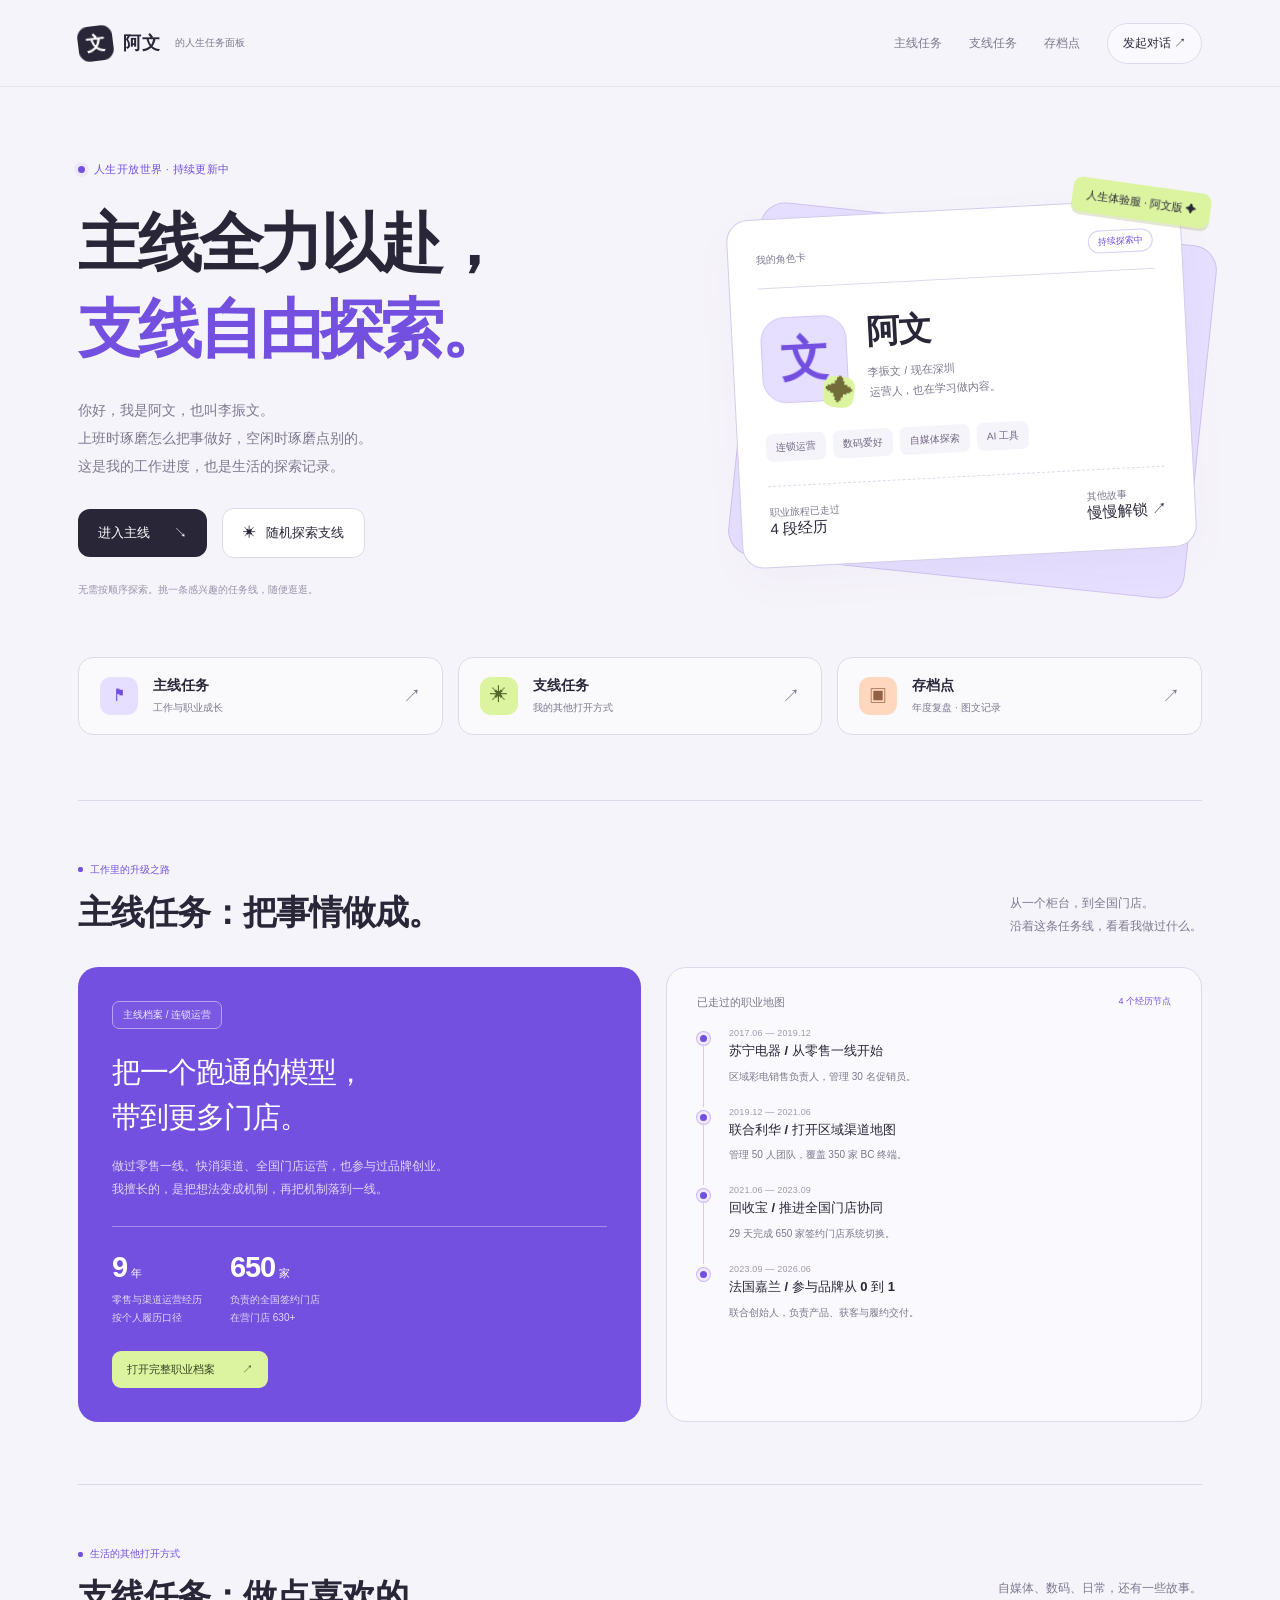
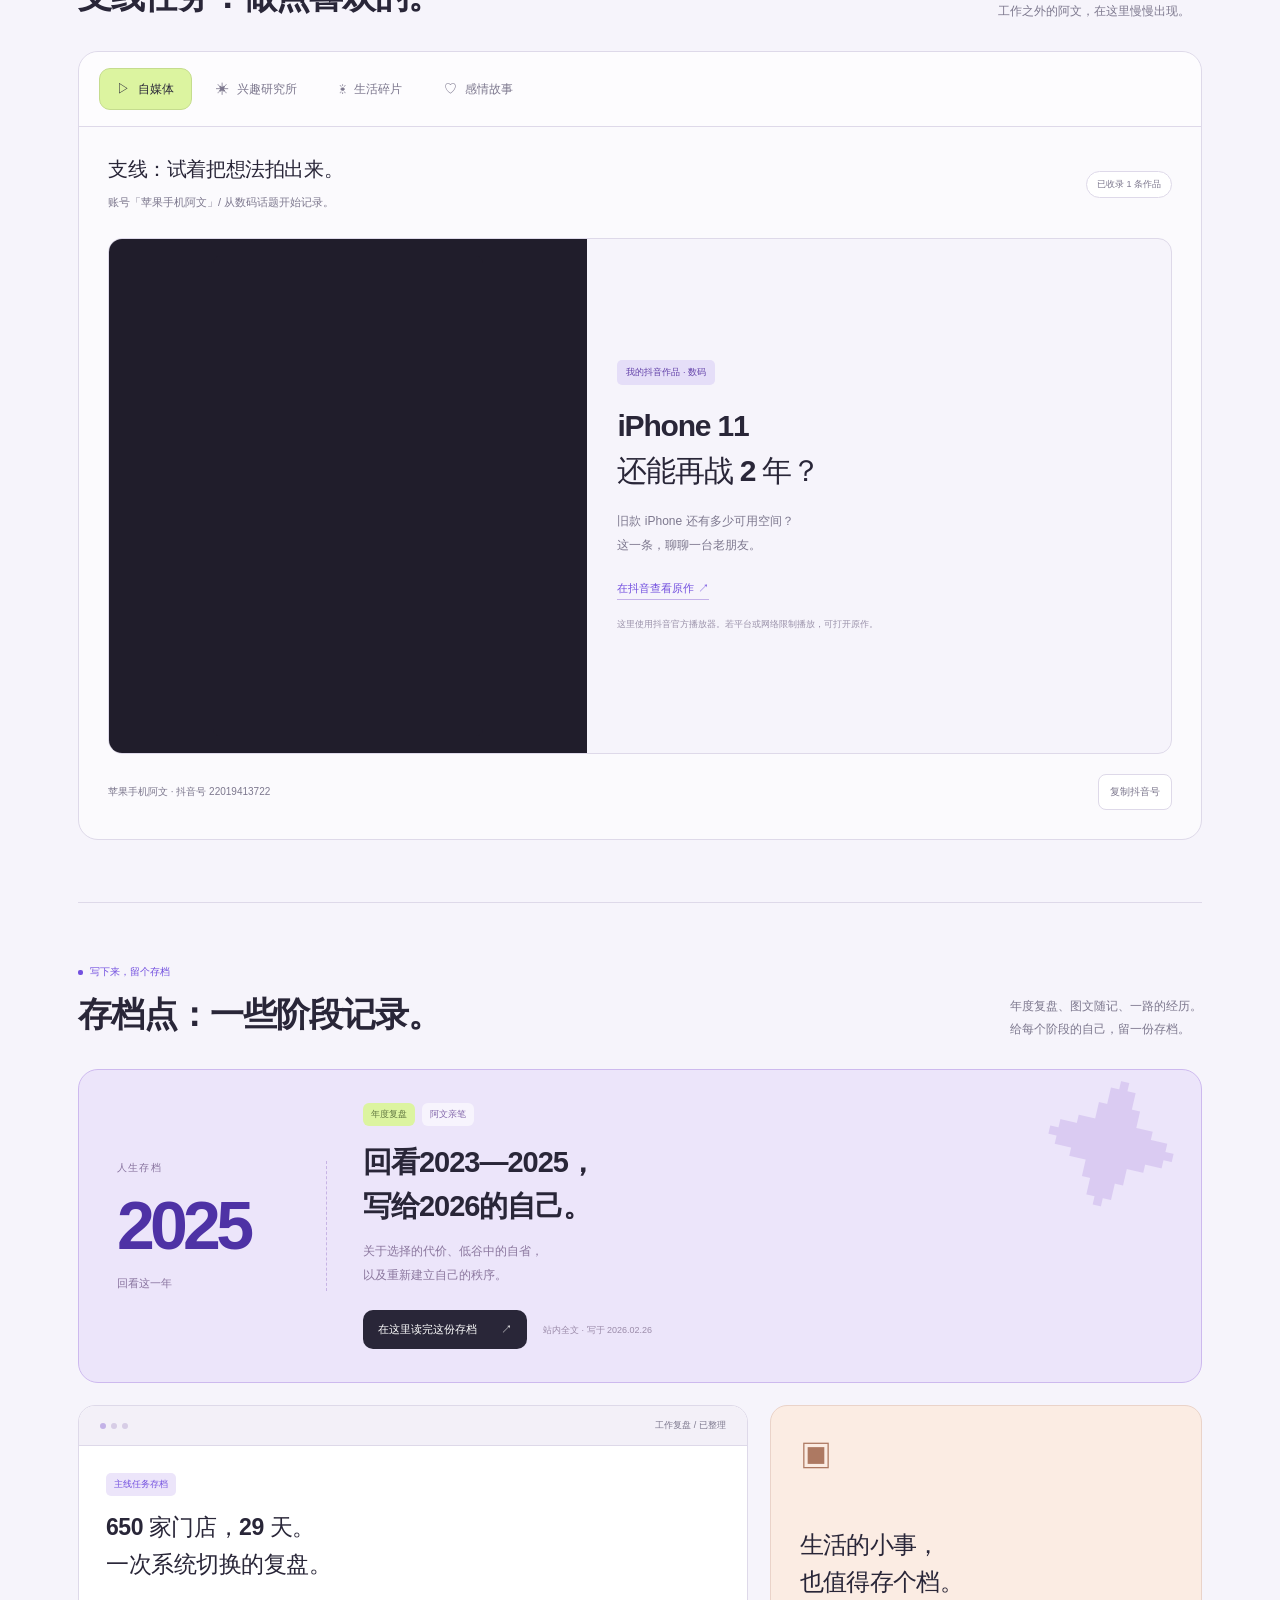
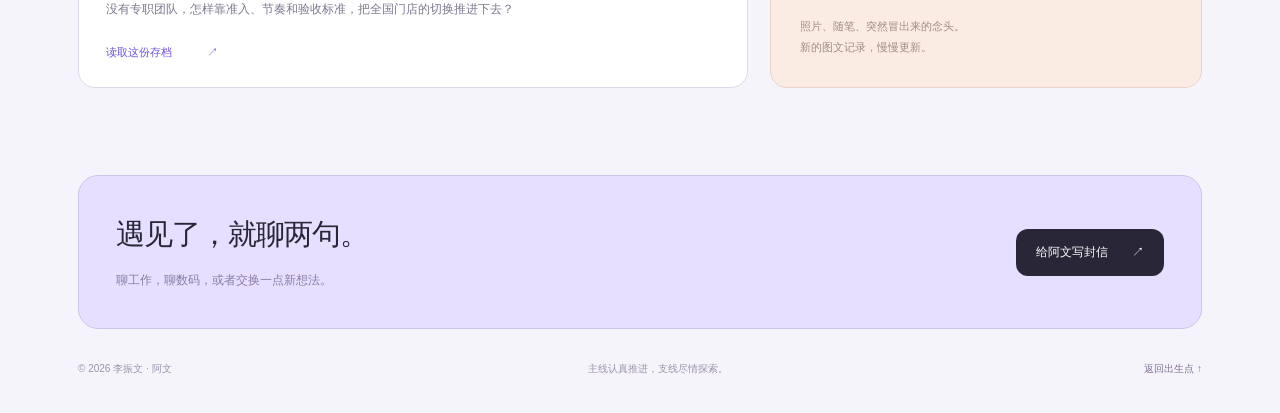
<file: index.html>
<!doctype html>
<html lang="zh-CN"><head><meta charset="utf-8"><meta name="viewport" content="width=device-width,initial-scale=1"><meta name="theme-color" content="#f6f4fb"><meta name="description" content="欢迎来到阿文的人生任务面板。工作是主线，自媒体、数码、生活和故事是支线。来认识一个完整的李振文。"><title>阿文的任务宇宙｜主线全力以赴，支线自由探索</title><link rel="stylesheet" href="style.css?v=annual-full"></head>
<body>
<header class="header"><div class="wrap header-inner"><a class="brand" href="#home" aria-label="回到阿文主页"><span class="brand-mark" aria-hidden="true">文</span><strong>阿文</strong><small>的人生任务面板</small></a><nav class="nav" aria-label="主导航"><a href="#main">主线任务</a><a href="#side">支线任务</a><a href="#archive">存档点</a><a href="#contact" class="contact-link">发起对话 ↗</a></nav></div></header>
<main class="wrap">
<section class="hero" id="home"><div class="hero-copy-area"><p class="eyebrow"><span class="status-dot"></span>人生开放世界 · 持续更新中</p><h1>主线全力以赴，<span>支线自由探索。</span></h1><p class="hero-copy">你好，我是阿文，也叫李振文。<br>上班时琢磨怎么把事做好，空闲时琢磨点别的。<br>这是我的工作进度，也是生活的探索记录。</p><div class="hero-actions"><a class="button" href="#main">进入主线 <span aria-hidden="true">↘</span></a><button type="button" class="button secondary" id="explore"><span aria-hidden="true">✳</span> 随机探索支线</button></div><p class="hero-note">无需按顺序探索。挑一条感兴趣的任务线，随便逛逛。</p></div><div class="profile-stage"><span class="sticker">人生体验服 · 阿文版 ✦</span><div class="profile-card"><div class="profile-card-top"><span>我的角色卡</span><span>持续探索中</span></div><div class="profile-person"><div class="avatar" aria-hidden="true">文</div><div><h2>阿文</h2><p>李振文 / 现在深圳<br>运营人，也在学习做内容。</p></div></div><div class="profile-tags"><span>连锁运营</span><span>数码爱好</span><span>自媒体探索</span><span>AI 工具</span></div><div class="profile-bottom"><span>职业旅程已走过<br><b>4 段经历</b></span><span>其他故事<br><b>慢慢解锁 ↗</b></span></div></div></div></section>
<div class="map-strip" aria-label="探索地图"><a class="map-item" href="#main"><span class="map-symbol" aria-hidden="true">⚑</span><div><h2>主线任务</h2><p>工作与职业成长</p></div><span class="map-arrow" aria-hidden="true">↗</span></a><a class="map-item" href="#side"><span class="map-symbol" aria-hidden="true">✳</span><div><h2>支线任务</h2><p>我的其他打开方式</p></div><span class="map-arrow" aria-hidden="true">↗</span></a><a class="map-item" href="#archive"><span class="map-symbol" aria-hidden="true">▣</span><div><h2>存档点</h2><p>年度复盘 · 图文记录</p></div><span class="map-arrow" aria-hidden="true">↗</span></a></div>
<section class="section" id="main"><div class="section-head"><div><p class="heading-tag">工作里的升级之路</p><h2>主线任务：把事情做成。</h2></div><p>从一个柜台，到全国门店。<br>沿着这条任务线，看看我做过什么。</p></div><div class="main-quest"><article class="main-card"><span class="badge">主线档案 / 连锁运营</span><h3>把一个跑通的模型，<br>带到更多门店。</h3><p>做过零售一线、快消渠道、全国门店运营，也参与过品牌创业。我擅长的，是把想法变成机制，再把机制落到一线。</p><div class="quest-results"><div><strong>9<small>年</small></strong><p>零售与渠道运营经历<br>按个人履历口径</p></div><div><strong>650<small>家</small></strong><p>负责的全国签约门店<br>在营门店 630+</p></div></div><button class="resume-button" type="button" data-dialog="resume-dialog">打开完整职业档案 <span aria-hidden="true">↗</span></button></article><div class="path-panel"><div class="path-heading">已走过的职业地图 <span>4 个经历节点</span></div><div class="path-node"><span class="path-dot" aria-hidden="true"></span><div><span class="path-date">2017.06 — 2019.12</span><h4>苏宁电器 / 从零售一线开始</h4><p>区域彩电销售负责人，管理 30 名促销员。</p></div></div><div class="path-node"><span class="path-dot" aria-hidden="true"></span><div><span class="path-date">2019.12 — 2021.06</span><h4>联合利华 / 打开区域渠道地图</h4><p>管理 50 人团队，覆盖 350 家 BC 终端。</p></div></div><div class="path-node"><span class="path-dot" aria-hidden="true"></span><div><span class="path-date">2021.06 — 2023.09</span><h4>回收宝 / 推进全国门店协同</h4><p>29 天完成 650 家签约门店系统切换。</p></div></div><div class="path-node"><span class="path-dot" aria-hidden="true"></span><div><span class="path-date">2023.09 — 2026.06</span><h4>法国嘉兰 / 参与品牌从 0 到 1</h4><p>联合创始人，负责产品、获客与履约交付。</p></div></div></div></div></section>
<section class="section" id="side"><div class="section-head"><div><p class="heading-tag">生活的其他打开方式</p><h2>支线任务：做点喜欢的。</h2></div><p>自媒体、数码、日常，还有一些故事。<br>工作之外的阿文，在这里慢慢出现。</p></div><div class="side-board"><div class="quest-tabs" role="tablist" aria-label="支线任务分类"><button class="quest-tab" type="button" role="tab" id="tab-creator" aria-controls="panel-creator" aria-selected="true" data-tab="creator"><span aria-hidden="true">▷</span> 自媒体</button><button class="quest-tab" type="button" role="tab" id="tab-interest" aria-controls="panel-interest" aria-selected="false" tabindex="-1" data-tab="interest"><span aria-hidden="true">✳</span> 兴趣研究所</button><button class="quest-tab" type="button" role="tab" id="tab-life" aria-controls="panel-life" aria-selected="false" tabindex="-1" data-tab="life"><span aria-hidden="true">☀</span> 生活碎片</button><button class="quest-tab" type="button" role="tab" id="tab-story" aria-controls="panel-story" aria-selected="false" tabindex="-1" data-tab="story"><span aria-hidden="true">♡</span> 感情故事</button></div>
<div class="tab-panel" role="tabpanel" tabindex="0" id="panel-creator" aria-labelledby="tab-creator"><div class="side-title"><div><h3>支线：试着把想法拍出来。</h3><p>账号「苹果手机阿文」/ 从数码话题开始记录。</p></div><span class="pill" id="work-count">已收录 1 条作品</span></div><article class="video-feature"><div class="player-wrap" id="video-player"><iframe src="https://open.douyin.com/player/video?vid=7480278761573731621&amp;autoplay=0" title="苹果手机阿文：iPhone 11 还能再战 2 年？" loading="lazy" allow="fullscreen; encrypted-media; picture-in-picture" allowfullscreen referrerpolicy="strict-origin-when-cross-origin"></iframe></div><div class="video-info"><span class="video-category">我的抖音作品 · 数码</span><h4>iPhone 11<br>还能再战 2 年？</h4><p>旧款 iPhone 还有多少可用空间？<br>这一条，聊聊一台老朋友。</p><a href="https://www.douyin.com/video/7480278761573731621" target="_blank" rel="noopener noreferrer">在抖音查看原作 ↗</a><p class="video-note">这里使用抖音官方播放器。若平台或网络限制播放，可打开原作。</p></div></article><div class="account-row"><span>苹果手机阿文 · 抖音号 22019413722</span><button id="copy-id" type="button">复制抖音号</button></div><div class="media-grid" id="creator-gallery"></div></div>
<div class="tab-panel" role="tabpanel" tabindex="0" id="panel-interest" aria-labelledby="tab-interest" hidden><div class="side-title"><div><h3>支线：对一些东西保持好奇。</h3><p>喜欢的东西，值得花时间研究一下。</p></div><span class="pill">探索中</span></div><div class="topic-grid"><article class="topic-card"><div class="topic-icon" aria-hidden="true">▯</div><h4>数码与苹果</h4><p>从一部手机出发，聊产品、使用体验，以及旧设备的下一种可能。</p><a href="#side" data-open-tab="creator">去看看我的数码视频 ↗</a></article><article class="topic-card"><div class="topic-icon" aria-hidden="true">✦</div><h4>AI 与工作流</h4><p>关注 AI 工具怎样进入真实工作，让经营分析、内容整理与日常流程更顺手。</p></article></div><div class="media-grid" id="interest-gallery"></div></div>
<div class="tab-panel" role="tabpanel" tabindex="0" id="panel-life" aria-labelledby="tab-life" hidden><div class="side-title"><div><h3>支线：认真收集生活。</h3><p>不只有上班，还有镜头之外的日常。</p></div><span class="pill">记录待更新</span></div><div class="empty-story life-empty" id="life-empty"><div><span class="story-label">等待第一张真实照片</span><h4>生活这张地图，<br>还可以继续开。</h4><p>这里会慢慢放上我的照片、日常片段，和那些值得记住的小事。</p></div><span class="story-stamp" aria-hidden="true">☀</span></div><div class="media-grid" id="life-gallery"></div></div>
<div class="tab-panel" role="tabpanel" tabindex="0" id="panel-story" aria-labelledby="tab-story" hidden><div class="side-title"><div><h3>支线：关于喜欢，关于关系。</h3><p>关于关系与和解，先从一次年度复盘说起。</p></div><span class="pill">已收录年度复盘</span></div><div class="empty-story"><div><span class="story-label">年度复盘中的一段</span><h4>关于关系，<br>也关于和自己和解。</h4><p>回看2023—2025年的低落，<br>试着分清什么重要，什么可以慢慢放下。</p><a class="story-read" href="annual-2025.html#reconcile">读这一段经历 ↗</a></div><span class="story-stamp" aria-hidden="true">♡</span></div><div class="media-grid" id="story-gallery"></div></div>
</div></section>
<section class="section" id="archive"><div class="section-head"><div><p class="heading-tag">写下来，留个存档</p><h2>存档点：一些阶段记录。</h2></div><p>年度复盘、图文随记、一路的经历。<br>给每个阶段的自己，留一份存档。</p></div><article class="annual-save" id="annual-review" aria-labelledby="annual-title"><div class="annual-year" aria-hidden="true"><span>人生存档</span><strong>2025</strong><small>回看这一年</small></div><div class="annual-content"><div class="annual-meta"><span>年度复盘</span><span>阿文亲笔</span></div><h3 id="annual-title">回看2023—2025，<br>写给2026的自己。</h3><p>关于选择的代价、低谷中的自省，<br>以及重新建立自己的秩序。</p><div class="annual-actions"><a class="button" href="annual-2025.html">在这里读完这份存档 <span aria-hidden="true">↗</span></a><span class="annual-source">站内全文 · 写于 2026.02.26</span></div></div><span class="annual-star" aria-hidden="true">✦</span></article><div class="archive"><article class="log-card"><div class="log-bar"><span class="window-dots" aria-hidden="true"><i></i><i></i><i></i></span><span>工作复盘 / 已整理</span></div><div class="log-body"><span class="log-type">主线任务存档</span><h3>650 家门店，29 天。<br>一次系统切换的复盘。</h3><p>没有专职团队，怎样靠准入、节奏和验收标准，把全国门店的切换推进下去？</p><button class="log-read" type="button" data-dialog="article-dialog">读取这份存档 <span aria-hidden="true">↗</span></button></div></article><div class="save-card"><span class="save-icon" aria-hidden="true">▣</span><div><h3>生活的小事，<br>也值得存个档。</h3><p>照片、随笔、突然冒出来的念头。<br>新的图文记录，慢慢更新。</p></div></div></div><div class="media-grid" id="journal-gallery"></div></section>
<section class="contact-section" id="contact"><div><h2>遇见了，就聊两句。</h2><p>聊工作，聊数码，或者交换一点新想法。</p></div><a class="button" href="mailto:lijiunao@gmail.com">给阿文写封信 <span aria-hidden="true">↗</span></a></section>
</main><footer class="wrap"><div class="footer"><span>© <span id="year">2026</span> 李振文 · 阿文</span><span>主线认真推进，支线尽情探索。</span><a href="#home">返回出生点 ↑</a></div></footer>
<dialog class="dialog" id="resume-dialog" aria-labelledby="resume-title"><div class="dialog-head"><h2 id="resume-title">阿文的职业档案</h2><button class="close-dialog" type="button" data-close-dialog aria-label="关闭职业档案">×</button></div><div class="dialog-content"><article class="career"><p class="date">2023.09 — 2026.06 / 香港、衡阳</p><h3>法国嘉兰医疗科技</h3><h4>联合创始人 · 产品、获客与履约交付</h4><p>参与品牌从 0 到 1，第 2 年年营收 1,000 万，按实收、扣退款口径。自建小红书、抖音账号矩阵与投流，打通公域触达、咨询、私域承接与成交闭环。平台风控收紧、获客成本翻倍后，结合约 35% 的毛利率判断模式持续性并选择退出。</p></article><article class="career"><p class="date">2021.06 — 2023.09 / 深圳</p><h3>回收宝科技</h3><h4>门店运营副总监 · 全国门店运营</h4><p>负责 650 家签约门店、630+ 在营门店运营，协同 4 位区域经理推动全国落地。主导全国 SaaS 系统切换，29 天完成、切换率 100%。孵化“回收豹”贴膜品牌，3 个月完成 0 到 1，年销售额约 100 万。</p></article><article class="career"><p class="date">2019.12 — 2021.06 / 深圳 · 龙华、龙岗</p><h3>联合利华</h3><h4>区域 BC 渠道经理</h4><p>管理 50 人销售团队，高峰 60 人，覆盖 350 家 BC 终端，两区年销售额 800–1,000 万。六大重点卖场集中投入约半年，品类份额从 29% 提升到 53%，所负责月业绩从 17.5 万提升到 32 万。</p></article><article class="career"><p class="date">2017.06 — 2019.12 / 衡阳</p><h3>苏宁电器</h3><h4>区域彩电销售负责人</h4><p>管理 30 名促销员，统筹八大品牌区域销售。首年区域彩电营收从 2,000 万提升到 2,200 万，同比增长 10%，通过装修公司异业合作拓展客源。</p></article><p class="education">湖南电子科技职业学院 · 营销与策划 · 大专<br>常用工具：Excel / 经营看板、SaaS / ERP、AI 工作流。<br>工作意向：门店运营经理 / 区域运营经理。深圳，可出差。</p></div></dialog>
<dialog class="dialog" id="article-dialog" aria-labelledby="article-title"><div class="dialog-head"><h2 id="article-title">650 家门店，29 天</h2><button class="close-dialog" type="button" data-close-dialog aria-label="关闭项目复盘">×</button></div><article class="dialog-content article"><p class="source-note">依据个人项目履历整理 / 650 家为签约门店口径。</p><p>在回收宝工作时，旧系统进销存不准、促销配置受限，总部与门店的数据也存在割裂。我提出并主导了一次全国门店 SaaS 系统切换。</p><h3>先解决“怎么推进”，再谈全面切换</h3><p>当时没有专职团队，也没有额外预算。执行需要依靠 4 位区域经理和全国店长，而且并非直接管理关系。方案的重点，是先把准入、节奏和验收标准说清楚。</p><p>店长通过考核后才能切换，完成情况纳入当月运营考核。从业绩靠后的门店分批推进：第 3 天完成考核，第 5 天完成首店，第 10 天达 50 家，第 20 天达 500 家，留下 9 天缓冲。</p><h3>真正的风险，往往藏在交接细节里</h3><p>每家门店切换前后都导出库存快照做比对，并按差异金额分级处理。过程中发现，部分“实物已经出库、系统还没扣账”的在途单会造成账实不符，于是补上前置要求：切换前必须单据清零。</p><h3>结果之外，也要留下可以改进的地方</h3><p>最终 29 天完成全国切换，切换率 100%；结算口径零库存差异，按库存金额 ±0.1% 范围核验。如果重新推进，我会补足正向激励，并在第 10 天设置中期检查点。</p></article></dialog>
<div class="toast" id="toast" role="status" hidden></div><script src="app.js?v=quest" defer></script>
</body></html>
</file>
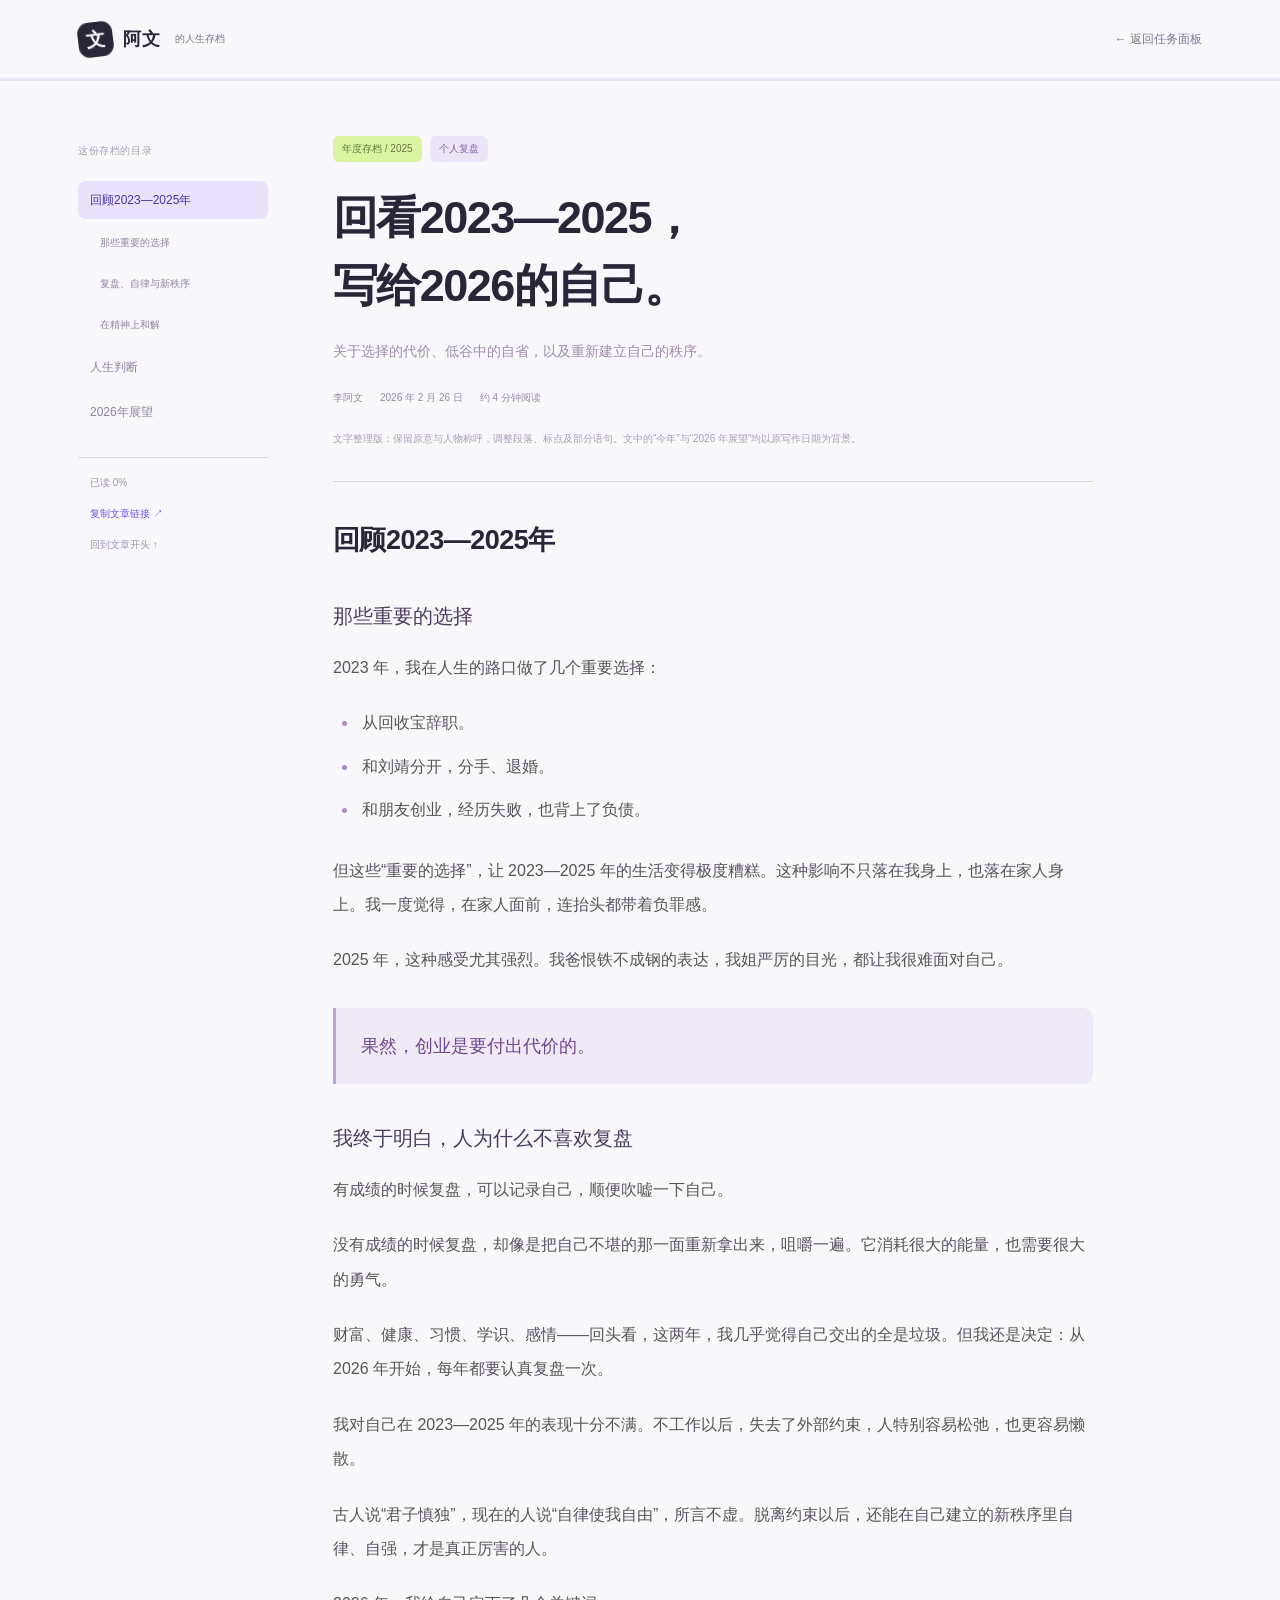
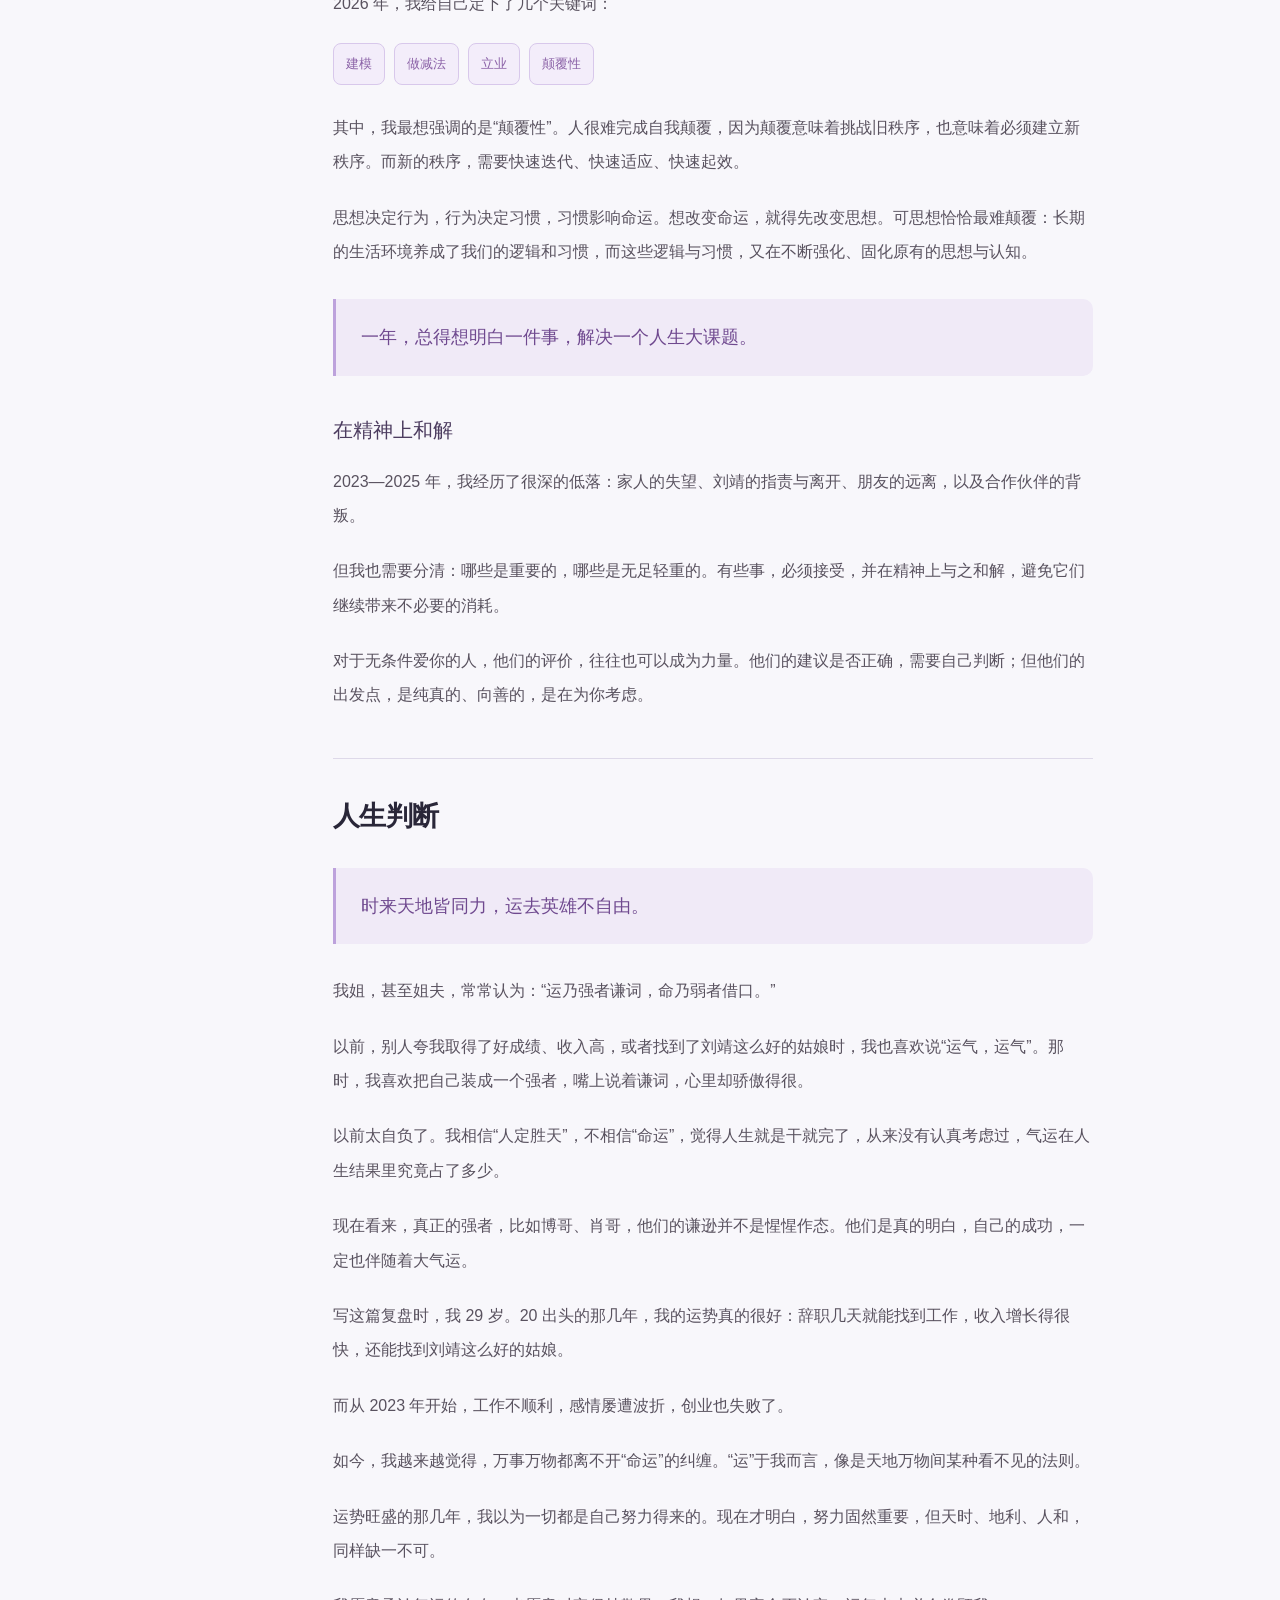
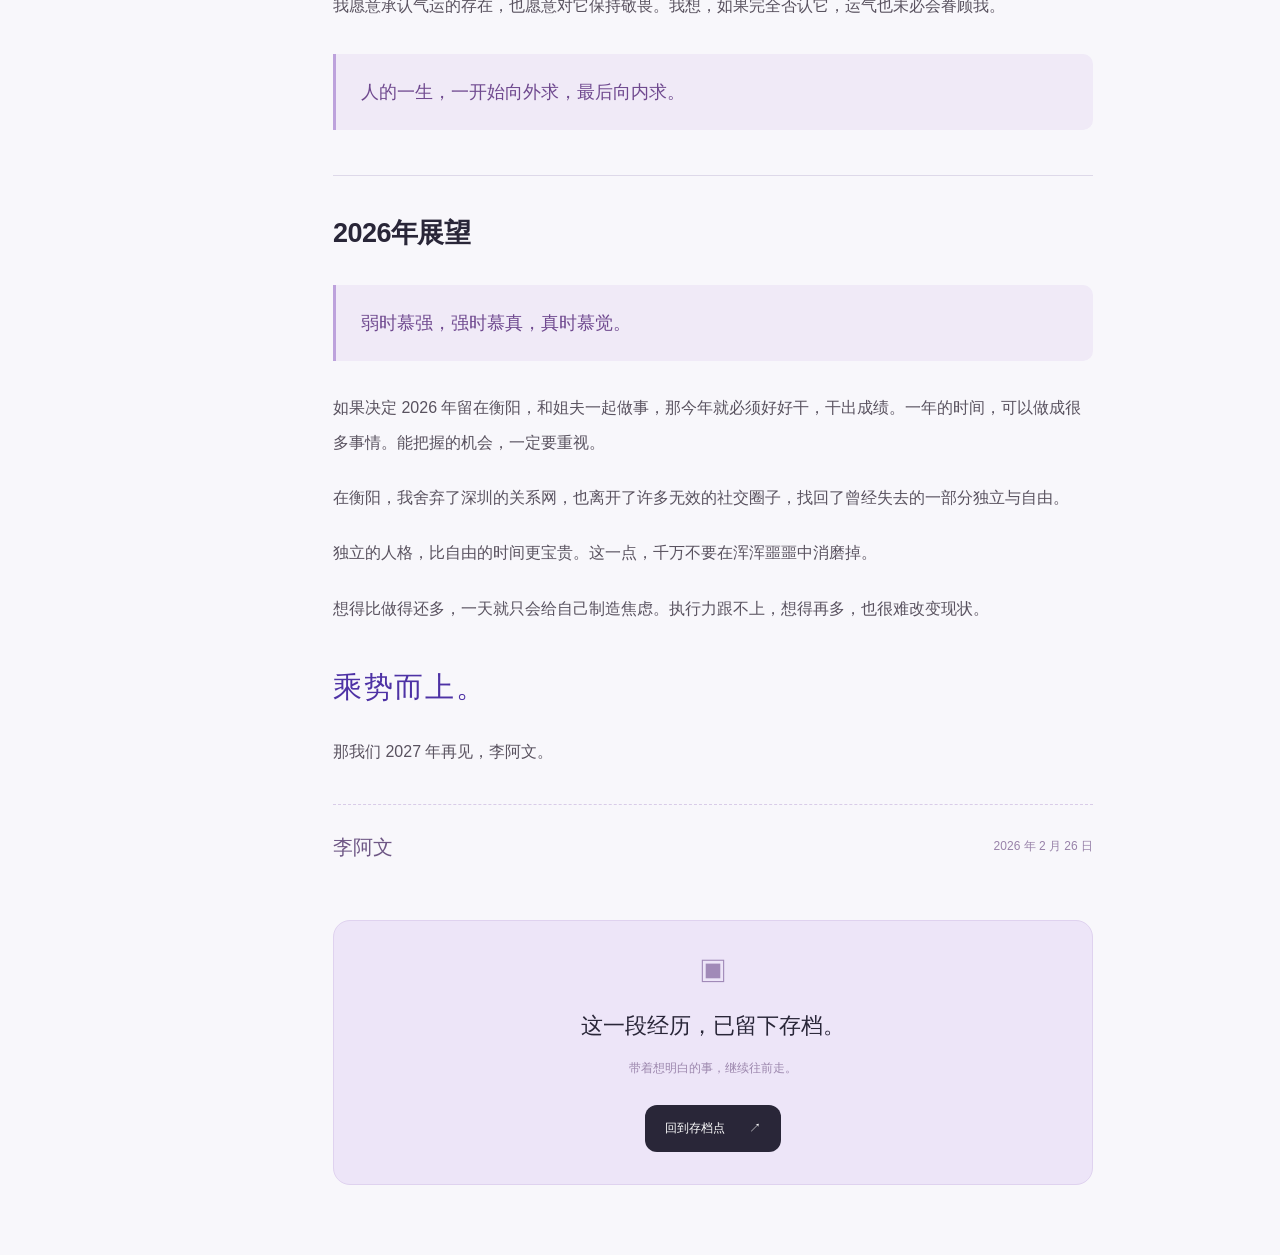
<file: annual-2025.html>
<!doctype html><html lang="zh-CN"><head><meta charset="utf-8"><meta name="viewport" content="width=device-width,initial-scale=1"><meta name="theme-color" content="#f6f4fb"><meta name="description" content="阿文的年度复盘：回顾2023—2025年的选择与低谷，重新理解复盘、自律与人生判断，写给2026年的自己。"><title>回看2023—2025，写给2026的自己｜阿文的年度存档</title><link rel="stylesheet" href="style.css?v=annual-full"><link rel="stylesheet" href="reading.css?v=1"></head>
<body class="reading-page"><header class="reading-header"><div class="wrap reading-nav"><a class="brand" href="index.html#archive"><span class="brand-mark" aria-hidden="true">文</span><strong>阿文</strong><small>的人生存档</small></a><a class="reader-back" href="index.html#annual-review">← 返回任务面板</a></div><div class="reading-progress" role="progressbar" aria-label="文章阅读进度" aria-valuemin="0" aria-valuemax="100" aria-valuenow="0"><div id="progress-fill"></div></div></header>
<main class="wrap reading-layout" id="top"><aside class="reading-aside"><nav class="reading-toc" aria-label="文章目录"><p>这份存档的目录</p><a href="#review" aria-current="location">回顾2023—2025年</a><a class="toc-sub" href="#choices">那些重要的选择</a><a class="toc-sub" href="#discipline">复盘、自律与新秩序</a><a class="toc-sub" href="#reconcile">在精神上和解</a><a href="#judgment">人生判断</a><a href="#outlook">2026年展望</a><div class="reading-tools"><span id="progress-text">已读 0%</span><button type="button" id="copy-article">复制文章链接 ↗</button><a href="#top">回到文章开头 ↑</a></div></nav></aside>
<div class="reading-main"><header class="article-header"><div class="reading-tags"><span>年度存档 / 2025</span><span>个人复盘</span></div><h1>回看2023—2025，<br>写给2026的自己。</h1><p class="reading-deck">关于选择的代价、低谷中的自省，以及重新建立自己的秩序。</p><div class="reading-meta"><span>李阿文</span><time datetime="2026-02-26">2026 年 2 月 26 日</time><span id="reading-time">约 5 分钟阅读</span></div><p class="reading-editor-note">文字整理版：保留原意与人物称呼，调整段落、标点及部分语句。文中的“今年”与“2026 年展望”均以原写作日期为背景。</p></header>
<article class="long-read" id="review-body">
<section id="review" aria-labelledby="review-title"><h2 id="review-title">回顾2023—2025年</h2>
<h3 id="choices">那些重要的选择</h3><p>2023 年，我在人生的路口做了几个重要选择：</p><ul><li>从回收宝辞职。</li><li>和刘靖分开，分手、退婚。</li><li>和朋友创业，经历失败，也背上了负债。</li></ul>
<p>但这些“重要的选择”，让 2023—2025 年的生活变得极度糟糕。这种影响不只落在我身上，也落在家人身上。我一度觉得，在家人面前，连抬头都带着负罪感。</p><p>2025 年，这种感受尤其强烈。我爸恨铁不成钢的表达，我姐严厉的目光，都让我很难面对自己。</p><blockquote><p>果然，创业是要付出代价的。</p></blockquote>
<h3 id="discipline">我终于明白，人为什么不喜欢复盘</h3><p>有成绩的时候复盘，可以记录自己，顺便吹嘘一下自己。</p><p>没有成绩的时候复盘，却像是把自己不堪的那一面重新拿出来，咀嚼一遍。它消耗很大的能量，也需要很大的勇气。</p><p>财富、健康、习惯、学识、感情——回头看，这两年，我几乎觉得自己交出的全是垃圾。但我还是决定：从 2026 年开始，每年都要认真复盘一次。</p><p>我对自己在 2023—2025 年的表现十分不满。不工作以后，失去了外部约束，人特别容易松弛，也更容易懒散。</p><p>古人说“君子慎独”，现在的人说“自律使我自由”，所言不虚。脱离约束以后，还能在自己建立的新秩序里自律、自强，才是真正厉害的人。</p>
<p>2026 年，我给自己定下了几个关键词：</p><div class="reading-keywords" aria-label="2026年关键词"><span>建模</span><span>做减法</span><span>立业</span><span>颠覆性</span></div>
<p>其中，我最想强调的是“颠覆性”。人很难完成自我颠覆，因为颠覆意味着挑战旧秩序，也意味着必须建立新秩序。而新的秩序，需要快速迭代、快速适应、快速起效。</p><p>思想决定行为，行为决定习惯，习惯影响命运。想改变命运，就得先改变思想。可思想恰恰最难颠覆：长期的生活环境养成了我们的逻辑和习惯，而这些逻辑与习惯，又在不断强化、固化原有的思想与认知。</p><blockquote><p>一年，总得想明白一件事，解决一个人生大课题。</p></blockquote>
<h3 id="reconcile">在精神上和解</h3><p>2023—2025 年，我经历了很深的低落：家人的失望、刘靖的指责与离开、朋友的远离，以及合作伙伴的背叛。</p><p>但我也需要分清：哪些是重要的，哪些是无足轻重的。有些事，必须接受，并在精神上与之和解，避免它们继续带来不必要的消耗。</p><p>对于无条件爱你的人，他们的评价，往往也可以成为力量。他们的建议是否正确，需要自己判断；但他们的出发点，是纯真的、向善的，是在为你考虑。</p></section>
<section id="judgment" aria-labelledby="judgment-title"><h2 id="judgment-title">人生判断</h2><blockquote><p>时来天地皆同力，运去英雄不自由。</p></blockquote><p>我姐，甚至姐夫，常常认为：“运乃强者谦词，命乃弱者借口。”</p><p>以前，别人夸我取得了好成绩、收入高，或者找到了刘靖这么好的姑娘时，我也喜欢说“运气，运气”。那时，我喜欢把自己装成一个强者，嘴上说着谦词，心里却骄傲得很。</p><p>以前太自负了。我相信“人定胜天”，不相信“命运”，觉得人生就是干就完了，从来没有认真考虑过，气运在人生结果里究竟占了多少。</p><p>现在看来，真正的强者，比如博哥、肖哥，他们的谦逊并不是惺惺作态。他们是真的明白，自己的成功，一定也伴随着大气运。</p><p>写这篇复盘时，我 29 岁。20 出头的那几年，我的运势真的很好：辞职几天就能找到工作，收入增长得很快，还能找到刘靖这么好的姑娘。</p><p>而从 2023 年开始，工作不顺利，感情屡遭波折，创业也失败了。</p><p>如今，我越来越觉得，万事万物都离不开“命运”的纠缠。“运”于我而言，像是天地万物间某种看不见的法则。</p><p>运势旺盛的那几年，我以为一切都是自己努力得来的。现在才明白，努力固然重要，但天时、地利、人和，同样缺一不可。</p><p>我愿意承认气运的存在，也愿意对它保持敬畏。我想，如果完全否认它，运气也未必会眷顾我。</p><blockquote><p>人的一生，一开始向外求，最后向内求。</p></blockquote></section>
<section id="outlook" aria-labelledby="outlook-title"><h2 id="outlook-title">2026年展望</h2><blockquote><p>弱时慕强，强时慕真，真时慕觉。</p></blockquote><p>如果决定 2026 年留在衡阳，和姐夫一起做事，那今年就必须好好干，干出成绩。一年的时间，可以做成很多事情。能把握的机会，一定要重视。</p><p>在衡阳，我舍弃了深圳的关系网，也离开了许多无效的社交圈子，找回了曾经失去的一部分独立与自由。</p><p>独立的人格，比自由的时间更宝贵。这一点，千万不要在浑浑噩噩中消磨掉。</p><p>想得比做得还多，一天就只会给自己制造焦虑。执行力跟不上，想得再多，也很难改变现状。</p><p class="reading-final-line">乘势而上。</p><p>那我们 2027 年再见，李阿文。</p><div class="reading-signature"><strong>李阿文</strong><time datetime="2026-02-26">2026 年 2 月 26 日</time></div></section>
</article><footer class="reading-end"><span class="end-symbol" aria-hidden="true">▣</span><h2>这一段经历，已留下存档。</h2><p>带着想明白的事，继续往前走。</p><a class="button" href="index.html#archive">回到存档点 <span aria-hidden="true">↗</span></a></footer></div></main>
<div class="toast" id="toast" role="status" hidden></div><script src="reading.js?v=1" defer></script></body></html>
</file>
<file: style.css>
:root{--ink:#292638;--muted:#7d788e;--paper:#f6f4fb;--purple:#7350df;--purple-dark:#4e32a5;--lavender:#e6dfff;--lime:#dcf4a0;--peach:#ffd7bf;--line:#ded9e9;--white:#fff;--radius:20px}*{box-sizing:border-box}html{scroll-behavior:smooth;scroll-padding-top:110px}body{margin:0;color:var(--ink);background:var(--paper);font-family:-apple-system,BlinkMacSystemFont,"PingFang SC","Microsoft YaHei",sans-serif;-webkit-font-smoothing:antialiased}a{color:inherit;text-decoration:none}button{color:inherit;font:inherit;cursor:pointer}a,button{-webkit-tap-highlight-color:transparent}button:focus-visible,a:focus-visible,summary:focus-visible{outline:3px solid var(--purple);outline-offset:5px}button:disabled{cursor:default}[hidden]{display:none!important}.wrap{max-width:1220px;padding:0 48px;margin:auto}.header{position:sticky;top:0;z-index:20;backdrop-filter:blur(20px);background:#f6f4fbeb;border-bottom:1px solid #ded9e980}.header-inner{height:86px;display:flex;justify-content:space-between;align-items:center;gap:20px}.brand{display:flex;align-items:center;gap:10px}.brand-mark{width:35px;height:35px;border-radius:11px;background:var(--ink);color:white;display:grid;place-items:center;font-size:19px;font-weight:600;transform:rotate(-7deg)}.brand strong{font-size:18px;letter-spacing:.06em}.brand small{font-size:10px;color:var(--muted);margin-left:4px}.nav{display:flex;align-items:center;gap:27px;font-size:12px}.nav a{color:var(--muted);transition:color .2s}.nav a:hover{color:var(--purple)}.nav .contact-link{padding:11px 15px;border:1px solid var(--line);border-radius:30px;color:var(--ink);background:#fff7}.hero{display:grid;grid-template-columns:1.2fr 1fr;gap:65px;align-items:center;padding:75px 0 58px}.eyebrow{font-size:11px;letter-spacing:.035em;color:var(--purple);display:flex;align-items:center;gap:9px;margin:0 0 23px}.status-dot{width:7px;height:7px;background:var(--purple);border-radius:50%;box-shadow:0 0 0 4px #7350df10}.hero h1{font-size:clamp(40px,5vw,65px);font-weight:750;letter-spacing:-.055em;line-height:1.35;margin:0 0 23px}.hero h1 span{display:block;color:var(--purple)}.hero-copy{color:var(--muted);font-size:14px;line-height:2;margin:0;max-width:450px}.hero-actions{display:flex;gap:15px;margin-top:28px;align-items:center}.button{display:inline-flex;align-items:center;gap:24px;border-radius:12px;padding:15px 20px;border:0;background:var(--ink);color:white;font-weight:500;font-size:13px;transition:transform .2s,box-shadow .2s}.button:hover{transform:translateY(-2px);box-shadow:0 5px 0 #29263820}.button.secondary{background:white;color:var(--ink);border:1px solid var(--line);font-weight:400;gap:10px}.hero-note{font-size:10px;line-height:1.8;color:#9a92aa;margin:23px 0 0}.profile-stage{position:relative;padding:25px 13px 20px}.profile-stage:before{content:"";position:absolute;inset:39px 0 0 22px;background:#e6dfff;border:1px solid #cfc1f0;border-radius:25px;transform:rotate(6deg)}.profile-card{position:relative;background:white;border:1px solid #d5cce9;border-radius:22px;padding:28px;box-shadow:0 14px 40px #604b8b0a;transform:rotate(-3deg);transition:transform .3s}.profile-card:hover{transform:rotate(0)}.profile-card-top{display:flex;align-items:center;justify-content:space-between;font-size:10px;color:var(--muted);border-bottom:1px solid var(--line);padding-bottom:17px}.profile-card-top span:last-child{color:var(--purple);font-size:9px;border:1px solid #d9cef4;border-radius:20px;padding:4px 9px}.profile-person{display:flex;align-items:center;gap:20px;margin:26px 0}.avatar{width:86px;height:86px;flex-shrink:0;background:var(--lavender);border:1px solid #d3c5fa;border-radius:24px;display:grid;place-items:center;position:relative;font-size:48px;font-weight:750;color:var(--purple)}.avatar:after{content:"✦";position:absolute;right:-6px;bottom:-8px;font-size:27px;color:#726c38;text-shadow:1px 1px var(--lime);background:var(--lime);width:31px;height:31px;border-radius:10px;display:grid;place-items:center;transform:rotate(10deg)}.profile-person h2{font-size:33px;font-weight:650;margin:0 0 8px;letter-spacing:-.035em}.profile-person p{font-size:11px;color:var(--muted);margin:0;line-height:1.8}.profile-tags{display:flex;flex-wrap:wrap;gap:7px}.profile-tags span{font-size:10px;background:#f6f4fb;border-radius:7px;padding:7px 10px;color:#716780}.profile-bottom{display:flex;justify-content:space-between;align-items:center;gap:20px;border-top:1px dashed var(--line);padding-top:19px;margin-top:24px;font-size:10px;color:var(--muted)}.profile-bottom b{font-size:15px;font-weight:500;color:var(--ink)}.sticker{position:absolute;z-index:2;background:var(--lime);padding:10px 14px;border-radius:9px;font-size:11px;right:-9px;top:1px;transform:rotate(8deg);box-shadow:0 3px 0 #929e5440}.map-strip{display:grid;grid-template-columns:repeat(3,1fr);gap:15px;padding:0 0 65px}.map-item{border:1px solid var(--line);border-radius:15px;padding:19px 21px;background:#ffffff8a;display:flex;align-items:center;gap:15px;transition:border-color .2s,transform .2s}.map-item:hover{border-color:var(--purple);transform:translateY(-3px)}.map-symbol{width:38px;height:38px;border-radius:11px;background:var(--lavender);display:grid;place-items:center;font-size:18px;color:var(--purple);flex-shrink:0}.map-item:nth-child(2) .map-symbol{background:var(--lime);color:#53692a}.map-item:nth-child(3) .map-symbol{background:var(--peach);color:#956145}.map-item h2{font-size:14px;margin:0 0 6px;font-weight:600}.map-item p{font-size:10px;color:var(--muted);margin:0}.map-arrow{font-size:18px;color:var(--muted);margin-left:auto}.section{padding:62px 0;border-top:1px solid var(--line)}.section-head{display:flex;align-items:flex-end;justify-content:space-between;gap:35px;margin-bottom:29px}.heading-tag{font-size:10px;color:var(--purple);margin:0 0 10px;display:flex;align-items:center;gap:7px}.heading-tag:before{content:"";height:5px;width:5px;background:var(--purple);border-radius:2px}.section-head h2{font-size:34px;font-weight:650;letter-spacing:-.03em;margin:0;line-height:1.5}.section-head>p{font-size:12px;line-height:1.9;color:var(--muted);margin:0;max-width:310px}.main-quest{display:grid;grid-template-columns:1.05fr 1fr;gap:25px}.main-card{background:var(--purple);color:white;border-radius:20px;padding:34px;position:relative;overflow:hidden}.main-card .badge{display:inline-flex;border:1px solid #b6a4f2;background:#ffffff0c;border-radius:7px;font-size:10px;padding:6px 10px;color:#eee8ff}.main-card h3{font-size:29px;line-height:1.55;font-weight:550;letter-spacing:-.035em;margin:21px 0 15px}.main-card>p{font-size:12px;line-height:1.95;color:#e2d8fa;margin:0;max-width:340px}.quest-results{display:flex;gap:28px;padding-top:24px;margin-top:25px;border-top:1px solid #a58be9}.quest-results strong{font-size:29px;font-weight:550;letter-spacing:-.04em;display:block}.quest-results small{font-size:11px;font-weight:400;margin-left:4px}.quest-results p{font-size:10px;line-height:1.8;color:#e2d8fa;margin:7px 0 0}.resume-button{margin-top:24px;border:0;background:var(--lime);color:#384323;padding:11px 15px;border-radius:9px;font-size:11px;display:flex;gap:27px;align-items:center}.path-panel{background:#fff8;border:1px solid var(--line);border-radius:20px;padding:27px 30px}.path-heading{font-size:11px;color:var(--muted);display:flex;justify-content:space-between;margin-bottom:18px}.path-heading span{font-size:9px;color:var(--purple)}.path-node{display:grid;grid-template-columns:18px 1fr;gap:14px;position:relative;padding-bottom:21px}.path-node:last-child{padding-bottom:0}.path-node:before{content:"";position:absolute;width:1px;left:6px;top:16px;bottom:0;background:#d7c8f7}.path-node:last-child:before{display:none}.path-dot{width:13px;height:13px;border:3px solid #f0eafe;background:var(--purple);border-radius:50%;margin-top:4px;box-shadow:0 0 0 1px #cbb8f1}.path-node h4{font-size:13px;font-weight:550;margin:0 0 5px;line-height:1.6}.path-node p{font-size:10px;color:var(--muted);margin:0;line-height:1.9}.path-date{font-size:9px;letter-spacing:.02em;color:#a29aac;display:block;margin-bottom:3px}.side-board{border:1px solid var(--line);border-radius:20px;background:#fff9;overflow:hidden}.quest-tabs{display:flex;gap:6px;padding:16px 20px;border-bottom:1px solid var(--line);background:#fff6;overflow-x:auto}.quest-tab{white-space:nowrap;display:flex;align-items:center;gap:8px;font-size:12px;padding:11px 17px;border-radius:11px;border:1px solid transparent;background:transparent;color:var(--muted)}.quest-tab[aria-selected=true]{color:var(--ink);background:var(--lime);border-color:#c5dc8e}.quest-tab span{font-size:13px}.tab-panel{padding:29px}.side-title{display:flex;align-items:center;justify-content:space-between;gap:25px;margin-bottom:25px}.side-title h3{font-size:20px;font-weight:550;letter-spacing:-.02em;margin:0 0 9px}.side-title p{font-size:11px;color:var(--muted);line-height:1.9;margin:0}.pill{font-size:9px;padding:6px 10px;border:1px solid var(--line);border-radius:20px;white-space:nowrap;color:var(--muted);background:white}.video-feature{display:grid;grid-template-columns:minmax(0,.82fr) 1fr;border:1px solid var(--line);border-radius:14px;overflow:hidden;background:var(--paper)}.player-wrap{background:#201d2b;padding:17px;display:grid;place-items:center;min-width:0}.player-wrap iframe{width:100%;max-width:270px;aspect-ratio:9/16;border:0;display:block;background:#201d2b;border-radius:7px}.player-wrap video{width:100%;display:block;max-height:500px}.video-info{padding:30px;align-self:center}.video-category{display:inline-flex;gap:8px;background:#e5def8;color:#6240a8;font-size:9px;padding:6px 9px;border-radius:5px;margin:0 0 18px}.video-info h4{font-size:30px;line-height:1.5;letter-spacing:-.04em;margin:0 0 16px;font-weight:550}.video-info>p{font-size:12px;line-height:2;color:var(--muted);margin:0 0 21px}.video-info a{font-size:11px;color:var(--purple);border-bottom:1px solid #c4b2e9;padding-bottom:5px}.video-info .video-note{font-size:9px;color:#9b92aa;line-height:1.8;margin:20px 0 0}.account-row{display:flex;align-items:center;justify-content:space-between;gap:20px;margin-top:20px;font-size:10px;color:var(--muted);line-height:1.8}.account-row button{border:1px solid var(--line);background:white;font-size:10px;padding:8px 11px;border-radius:8px}.topic-grid{display:grid;grid-template-columns:1fr 1fr;gap:17px}.topic-card{border:1px solid var(--line);border-radius:15px;padding:28px;background:var(--paper);min-height:220px}.topic-icon{width:42px;height:42px;background:var(--lavender);color:var(--purple);border-radius:12px;display:grid;place-items:center;font-size:22px;margin-bottom:24px}.topic-card:nth-child(2){background:#edf2e4}.topic-card:nth-child(2) .topic-icon{background:var(--lime);color:#5d7435}.topic-card h4{font-size:21px;font-weight:500;margin:0 0 12px}.topic-card p{font-size:12px;color:var(--muted);line-height:1.95;margin:0}.topic-card a{font-size:11px;color:var(--purple);display:inline-block;margin-top:20px;border-bottom:1px solid #c4b2e9;padding-bottom:4px}.empty-story{border:1px dashed #d8cbe8;border-radius:15px;min-height:230px;background:#f3edf9;display:flex;align-items:center;justify-content:space-between;padding:32px;gap:30px}.empty-story.life-empty{background:#eff4e8;border-color:#cdd8bc}.empty-story h4{font-size:25px;line-height:1.6;font-weight:500;margin:0 0 12px;letter-spacing:-.03em}.empty-story p{font-size:12px;color:var(--muted);line-height:1.95;margin:0;max-width:400px}.story-stamp{font-size:58px;color:#baa6d3;transform:rotate(10deg);opacity:.65}.life-empty .story-stamp{color:#a4b383}.story-label{display:inline-block;font-size:9px;border-radius:6px;background:#e7def1;color:#8a739a;padding:5px 9px;margin-bottom:18px}.media-grid{display:grid;grid-template-columns:repeat(3,1fr);gap:15px;margin-top:20px}.media-grid:empty{display:none}.photo-card{margin:0;border:1px solid var(--line);border-radius:12px;overflow:hidden;background:white}.photo-card img{width:100%;aspect-ratio:4/5;object-fit:cover;display:block}.photo-card figcaption{font-size:11px;line-height:1.8;padding:14px}.archive{display:grid;grid-template-columns:1.55fr 1fr;gap:22px}.log-card{border:1px solid var(--line);background:white;border-radius:17px;overflow:hidden}.log-bar{display:flex;justify-content:space-between;align-items:center;border-bottom:1px solid var(--line);padding:13px 21px;font-size:9px;color:var(--muted);background:#f3f0f8}.window-dots{display:flex;gap:5px}.window-dots i{width:6px;height:6px;background:#d7cde6;border-radius:50%}.window-dots i:first-child{background:#c3b2e7}.log-body{padding:27px}.log-body h3{font-size:23px;font-weight:550;line-height:1.6;letter-spacing:-.02em;margin:13px 0 15px}.log-body p{font-size:12px;color:var(--muted);line-height:1.95;margin:0}.log-type{font-size:9px;background:#ece5fa;color:var(--purple);padding:5px 8px;border-radius:5px;display:inline-block}.log-read{border:0;background:transparent;color:var(--purple);font-size:11px;padding:0;margin-top:24px;display:flex;gap:35px;align-items:center}.save-card{border:1px solid #ead3c9;border-radius:17px;background:#fbece3;padding:29px;display:flex;flex-direction:column;justify-content:space-between;gap:25px}.save-card .save-icon{font-size:32px;color:#ad7962}.save-card h3{font-size:24px;line-height:1.55;font-weight:500;letter-spacing:-.03em;margin:0 0 16px}.save-card p{font-size:11px;color:#a08b81;line-height:1.9;margin:0}.contact-section{margin:25px 0 0;border:1px solid #cfc4e6;border-radius:20px;padding:37px;background:var(--lavender);display:flex;align-items:center;justify-content:space-between;gap:35px}.contact-section h2{font-size:29px;font-weight:550;letter-spacing:-.035em;margin:0 0 12px;line-height:1.5}.contact-section p{font-size:12px;color:#8c7ba7;line-height:1.9;margin:0}.contact-section a{font-size:12px;white-space:nowrap}.footer{padding:30px 0 35px;display:flex;justify-content:space-between;gap:25px;font-size:10px;color:#9c92ab;line-height:1.9}.footer a{color:#7e6f94}.dialog{width:min(720px,calc(100% - 32px));max-height:85vh;padding:0;border:1px solid var(--line);border-radius:19px;color:var(--ink);background:var(--paper);box-shadow:0 20px 100px #20162c30}.dialog::backdrop{background:#21182f70;backdrop-filter:blur(4px)}.dialog-head{padding:19px 25px;display:flex;align-items:center;justify-content:space-between;gap:20px;background:var(--paper);border-bottom:1px solid var(--line);position:sticky;top:0;z-index:1}.dialog-head h2{font-size:16px;font-weight:550;margin:0}.close-dialog{width:30px;height:30px;border-radius:8px;border:1px solid var(--line);background:white;font-size:20px}.dialog-content{padding:6px 28px 28px}.career{padding:23px 0;border-bottom:1px solid var(--line)}.career .date{font-size:10px;color:var(--muted);margin:0 0 10px}.career h3{font-size:19px;font-weight:550;margin:0 0 8px}.career h4{font-size:12px;color:var(--purple);font-weight:400;margin:0 0 11px}.career p{font-size:12px;color:var(--muted);line-height:2;margin:0}.education{font-size:11px;color:var(--muted);line-height:1.9;margin-top:22px}.article{font-size:14px;line-height:2;color:#71697d;padding-top:22px}.article h3{font-size:18px;color:var(--ink);font-weight:550;line-height:1.8;margin:25px 0 12px}.article p{margin:0 0 15px}.article .source-note{font-size:10px;color:#9b90a8}.toast{position:fixed;bottom:27px;left:50%;transform:translateX(-50%);background:var(--ink);color:white;border-radius:10px;font-size:12px;padding:13px 20px;z-index:50;max-width:90vw;text-align:center;box-shadow:0 5px 25px #29263820}.hero-copy-area{animation:arrive .65s ease both}.profile-stage{animation:arrive .8s ease .1s both}@keyframes arrive{from{opacity:0;translate:0 12px}to{opacity:1;translate:0 0}}@media(max-width:950px){.wrap{padding:0 30px}.hero{gap:35px}.hero h1{font-size:46px}.profile-card{padding:24px}.profile-person{gap:16px}.avatar{width:72px;height:72px;font-size:42px}.main-card{padding:28px}.main-card h3{font-size:26px}.path-panel{padding:25px}.tab-panel{padding:24px}.video-info{padding:25px}.video-info h4{font-size:27px}.quest-tab{padding:10px 13px}.contact-section{padding:30px}.nav{gap:20px}}@media(max-width:700px){html{scroll-padding-top:124px}.wrap{padding:0 22px}.header-inner{height:auto;min-height:105px;flex-wrap:wrap;padding-top:15px;padding-bottom:15px;gap:15px}.brand strong{font-size:18px}.brand small{font-size:9px}.nav{width:100%;justify-content:space-between;gap:10px;font-size:11px}.nav .contact-link{border:0;background:none;padding:0;color:var(--purple)}.hero{grid-template-columns:1fr;padding-top:40px;gap:23px;padding-bottom:35px}.hero h1{font-size:44px}.eyebrow{font-size:10px;margin-bottom:19px}.hero-copy{font-size:13px}.hero-actions{margin-top:23px;gap:12px}.button{padding:13px 17px;font-size:12px;gap:19px}.hero-note{margin-top:18px;font-size:9px}.profile-stage{max-width:400px;width:100%;justify-self:center;padding:20px 14px 15px}.profile-card{padding:22px}.profile-person{margin:19px 0}.profile-person h2{font-size:29px}.profile-bottom{padding-top:15px;margin-top:17px}.profile-card-top{padding-bottom:13px}.sticker{right:0;top:0;font-size:10px}.map-strip{gap:9px;padding-bottom:40px}.map-item{display:block;padding:14px 10px;border-radius:12px;position:relative}.map-symbol{width:30px;height:30px;border-radius:9px;font-size:15px;margin-bottom:13px}.map-item h2{font-size:12px;line-height:1.6;margin-bottom:5px}.map-item p{font-size:9px;line-height:1.7}.map-arrow{position:absolute;top:18px;right:11px;font-size:14px}.section{padding:43px 0}.section-head{display:block;margin-bottom:24px}.section-head h2{font-size:29px}.section-head>p{margin-top:14px;font-size:11px;max-width:100%}.main-quest{grid-template-columns:1fr;gap:16px}.main-card{padding:28px}.main-card h3{font-size:27px}.quest-results{gap:35px}.path-panel{padding:25px}.path-node{padding-bottom:20px}.quest-tabs{padding:12px;gap:4px}.quest-tab{padding:10px 12px;font-size:11px;gap:5px}.quest-tab span{font-size:12px}.tab-panel{padding:20px}.side-title{align-items:start;gap:14px;margin-bottom:20px}.side-title h3{font-size:19px}.side-title p{font-size:10px}.pill{font-size:8px;padding:5px 8px}.video-feature{grid-template-columns:1fr}.player-wrap{padding:15px}.player-wrap iframe{max-width:270px}.video-info{padding:24px}.video-info h4{font-size:28px}.video-info>p{font-size:11px}.account-row{display:block;font-size:9px}.account-row button{margin-top:12px}.topic-grid{grid-template-columns:1fr;gap:14px}.topic-card{padding:25px;min-height:0}.topic-icon{margin-bottom:18px}.topic-card h4{font-size:20px}.topic-card p{font-size:11px}.empty-story{padding:25px;min-height:230px;gap:15px}.empty-story h4{font-size:22px}.empty-story p{font-size:11px}.story-stamp{font-size:40px}.media-grid{grid-template-columns:1fr 1fr}.archive{grid-template-columns:1fr;gap:16px}.log-body{padding:25px}.log-body h3{font-size:22px}.save-card{padding:26px;flex-direction:row;align-items:center}.save-card .save-icon{font-size:35px;order:2}.save-card h3{font-size:23px;margin-bottom:12px}.contact-section{padding:27px;display:block;margin-top:15px}.contact-section h2{font-size:26px}.contact-section p{font-size:11px}.contact-section a{margin-top:23px}.footer{font-size:9px;flex-wrap:wrap;gap:12px;padding:25px 0}.dialog-head{padding:17px 20px}.dialog-content{padding-left:22px;padding-right:22px}.article{font-size:13px}.article h3{font-size:17px}.career h3{font-size:18px}}@media(max-width:360px){.hero h1{font-size:38px}.wrap{padding:0 17px}.quest-tab{padding:10px;font-size:10px}.hero-actions .button{padding:12px 14px}}@media(prefers-reduced-motion:reduce){*{scroll-behavior:auto!important;animation:none!important;transition:none!important}}

/* Annual review: a personal save point, linking to the author's original. */
.annual-save{position:relative;isolation:isolate;display:grid;grid-template-columns:210px minmax(0,1fr);gap:36px;align-items:center;padding:33px 38px;border:1px solid #cdb9ee;border-radius:20px;background:#ece5fa;margin-bottom:22px;overflow:hidden;scroll-margin-top:110px}.annual-year{position:relative;z-index:1;border-right:1px dashed #c7b4e4;padding-right:30px;display:flex;flex-direction:column;gap:13px}.annual-year>span{font-size:10px;letter-spacing:.12em;color:#88739e}.annual-year strong{font-size:68px;font-weight:750;letter-spacing:-.07em;line-height:1.1;color:var(--purple-dark);font-variant-numeric:tabular-nums}.annual-year small{font-size:11px;color:#88739e}.annual-content{position:relative;z-index:1;min-width:0}.annual-meta{display:flex;gap:7px;flex-wrap:wrap}.annual-meta span{font-size:9px;background:#fff9;color:#8266aa;padding:5px 8px;border-radius:6px}.annual-meta span:first-child{background:var(--lime);color:#627842}.annual-content h3{font-size:29px;font-weight:600;letter-spacing:-.035em;margin:15px 0 12px;line-height:1.5}.annual-content>p{font-size:12px;color:#8b779e;line-height:1.95;margin:0}.annual-actions{display:flex;align-items:center;gap:16px;flex-wrap:wrap;margin-top:23px}.annual-actions .button{font-size:11px;padding:12px 15px;border-radius:10px}.annual-source{font-size:9px;color:#9b8ba9;line-height:1.8}.annual-star{position:absolute;right:20px;top:5px;color:#dacbf2;font-size:135px;font-weight:300;transform:rotate(13deg);z-index:0;pointer-events:none}@media(max-width:700px){.annual-save{padding:26px;grid-template-columns:1fr;gap:23px;scroll-margin-top:125px}.annual-year{border-right:0;border-bottom:1px dashed #c7b4e4;padding-right:0;padding-bottom:20px;display:grid;grid-template-columns:1fr auto;gap:8px;align-items:end}.annual-year>span{grid-column:1;grid-row:1;font-size:9px}.annual-year strong{grid-column:2;grid-row:1/3;font-size:52px}.annual-year small{grid-column:1;grid-row:2;font-size:10px}.annual-content h3{font-size:25px;margin-top:13px}.annual-content>p{font-size:11px}.annual-actions{margin-top:20px;gap:12px}.annual-source{font-size:8px}.annual-star{font-size:100px;top:130px;right:-8px}}

.story-read{display:inline-block;font-size:11px;color:var(--purple);margin-top:22px;border-bottom:1px solid #c9b6df;padding-bottom:5px}
</file>
<file: reading.css>
.reading-page{background:#f8f7fb}.reading-header{position:sticky;top:0;z-index:20;background:#f8f7fbef;backdrop-filter:blur(18px)}.reading-nav{height:78px;display:flex;align-items:center;justify-content:space-between;gap:20px}.reader-back{font-size:12px;color:var(--muted);padding:9px 0}.reader-back:hover{color:var(--purple)}.reading-progress{height:3px;background:#e8e2f1}.reading-progress>div{height:100%;width:0;background:var(--purple)}.reading-layout{display:grid;grid-template-columns:190px minmax(0,1fr);gap:65px;align-items:start;padding-top:55px;padding-bottom:70px}.reading-aside{position:sticky;top:116px;max-height:calc(100vh - 145px);overflow:auto}.reading-toc{display:flex;flex-direction:column;gap:6px;padding:8px 0}.reading-toc>p{font-size:10px;color:#aaa0b6;margin:0 0 17px;letter-spacing:.06em}.reading-toc>a{font-size:12px;color:#92849f;padding:9px 12px;border-radius:8px;line-height:1.7;transition:background .15s,color .15s}.reading-toc>a:hover{color:var(--purple);background:#ede6fa}.reading-toc>a[aria-current]{color:var(--purple-dark);background:#eae1fa}.reading-toc>a.toc-sub{font-size:10px;padding-left:22px}.reading-tools{border-top:1px solid var(--line);margin-top:20px;padding:18px 12px;display:flex;flex-direction:column;gap:15px;font-size:10px;color:#a193af}.reading-tools button{border:0;background:none;padding:0;text-align:left;color:var(--purple);font-size:10px;line-height:1.8}.reading-main{min-width:0;max-width:760px}.article-header{padding:0 0 32px;border-bottom:1px solid var(--line);margin-bottom:37px}.reading-tags{display:flex;gap:8px;margin-bottom:22px;flex-wrap:wrap}.reading-tags span{font-size:10px;color:#8469a7;background:#ece4f7;padding:6px 9px;border-radius:6px}.reading-tags span:first-child{background:var(--lime);color:#647942}.article-header h1{font-size:clamp(30px,3.8vw,45px);font-weight:600;line-height:1.5;letter-spacing:-.035em;margin:0 0 19px}.reading-deck{font-size:14px;color:#a18da9;line-height:1.95;margin:0 0 24px;max-width:580px}.reading-meta{display:flex;gap:17px;flex-wrap:wrap;font-size:10px;color:#9a8ca6;line-height:1.8}.reading-editor-note{font-size:10px;color:#aa9db5;line-height:1.95;margin:22px 0 0;max-width:620px}.long-read{font-size:16px;line-height:2.15;color:#59525f;overflow-wrap:anywhere}.long-read section{scroll-margin-top:110px}.long-read section+section{border-top:1px solid var(--line);padding-top:36px;margin-top:45px}.long-read h2{font-size:27px;font-weight:600;line-height:1.6;color:var(--ink);margin:0 0 24px;letter-spacing:-.02em}.long-read h3{font-size:20px;font-weight:550;line-height:1.8;color:#4c3c5f;margin:36px 0 17px;scroll-margin-top:115px}.long-read p{margin:0 0 21px}.long-read ul{padding-left:25px;margin:5px 0 26px}.long-read li{padding-left:4px;margin-bottom:9px}.long-read li::marker{color:#a98bc5}.long-read blockquote{border-left:3px solid #bda2dc;background:#f0eaf7;padding:21px 25px;margin:30px 0;border-radius:0 10px 10px 0;color:#6f498f;font-size:18px;line-height:1.9}.long-read blockquote p{margin:0}.reading-keywords{display:flex;gap:9px;flex-wrap:wrap;margin:0 0 26px}.reading-keywords span{font-size:13px;border:1px solid #d8c8eb;border-radius:8px;padding:6px 12px;color:#8b62a7;background:#f3edfa}.long-read .reading-final-line{color:var(--purple-dark);font-size:29px;font-weight:550;line-height:1.8;margin:35px 0 22px;letter-spacing:.06em}.reading-signature{border-top:1px dashed #d9cce8;padding-top:24px;margin-top:34px;display:flex;justify-content:space-between;align-items:center;gap:20px;color:#9882a9;font-size:12px;line-height:1.8}.reading-signature strong{font-size:20px;font-weight:500;color:#6e5785}.reading-end{margin-top:55px;padding:32px;border:1px solid #dfd2ef;border-radius:17px;background:#ede5f8;text-align:center}.reading-end .end-symbol{display:inline-block;color:#a18ab8;font-size:28px;margin-bottom:16px}.reading-end h2{font-size:22px;font-weight:500;margin:0 0 13px;line-height:1.7}.reading-end p{font-size:12px;color:#9c87ad;margin:0 0 25px;line-height:1.9}.reading-end .button{font-size:12px}@media(max-width:900px){.reading-layout{grid-template-columns:160px minmax(0,1fr);gap:35px}.long-read{font-size:15px}.article-header h1{font-size:35px}}@media(max-width:700px){html{scroll-padding-top:90px}.reading-nav{height:70px}.reading-nav .brand small{display:none}.reader-back{font-size:11px}.reading-layout{grid-template-columns:1fr;gap:27px;padding-top:25px;padding-bottom:40px}.reading-aside{position:static;max-height:none;overflow:visible}.reading-toc{display:flex;flex-direction:row;flex-wrap:wrap;gap:7px;padding:0 0 22px;border-bottom:1px solid var(--line)}.reading-toc>p{width:100%;margin-bottom:6px;font-size:10px}.reading-toc>a{font-size:10px;padding:7px 10px;border:1px solid #e0d7eb;line-height:1.7;background:#fff8}.reading-toc>a.toc-sub{display:none}.reading-tools{width:100%;border-top:0;margin-top:5px;padding:6px 0 0;flex-direction:row;justify-content:space-between;flex-wrap:wrap;gap:10px;font-size:9px}.reading-tools button{font-size:9px}.reading-tools>a:last-child{display:none}.article-header{padding-bottom:24px;margin-bottom:28px}.reading-tags{margin-bottom:17px}.reading-tags span{font-size:9px}.article-header h1{font-size:31px;line-height:1.5;letter-spacing:-.04em}.reading-deck{font-size:12px;margin-bottom:19px}.reading-meta{font-size:9px;gap:12px}.reading-editor-note{font-size:9px;line-height:1.9;margin-top:18px}.long-read{font-size:15px;line-height:2.1}.long-read section,.long-read h3{scroll-margin-top:95px}.long-read h2{font-size:24px;margin-bottom:21px}.long-read h3{font-size:18px;margin-top:28px}.long-read p{margin-bottom:21px}.long-read blockquote{padding:18px 20px;font-size:17px;margin:25px 0}.reading-keywords{gap:7px}.reading-keywords span{font-size:12px;padding:5px 9px}.reading-signature{font-size:10px}.reading-signature strong{font-size:18px}.long-read .reading-final-line{font-size:26px}.reading-end{padding:27px 22px;margin-top:40px}.reading-end h2{font-size:20px}}@media print{body{background:white}.reading-header,.reading-aside,.reading-end,.toast{display:none!important}.reading-layout{display:block;padding:0}.reading-main{max-width:none}.article-header{margin-bottom:25px}.article-header h1{font-size:28px}.long-read{font-size:11pt;line-height:1.9}.long-read h2{font-size:19pt;break-after:avoid}.long-read h3{font-size:15pt;break-after:avoid}.long-read blockquote{break-inside:avoid;background:transparent}.long-read section{border:0!important}.reading-tags{display:none}.reading-meta{font-size:9pt}}
</file>
